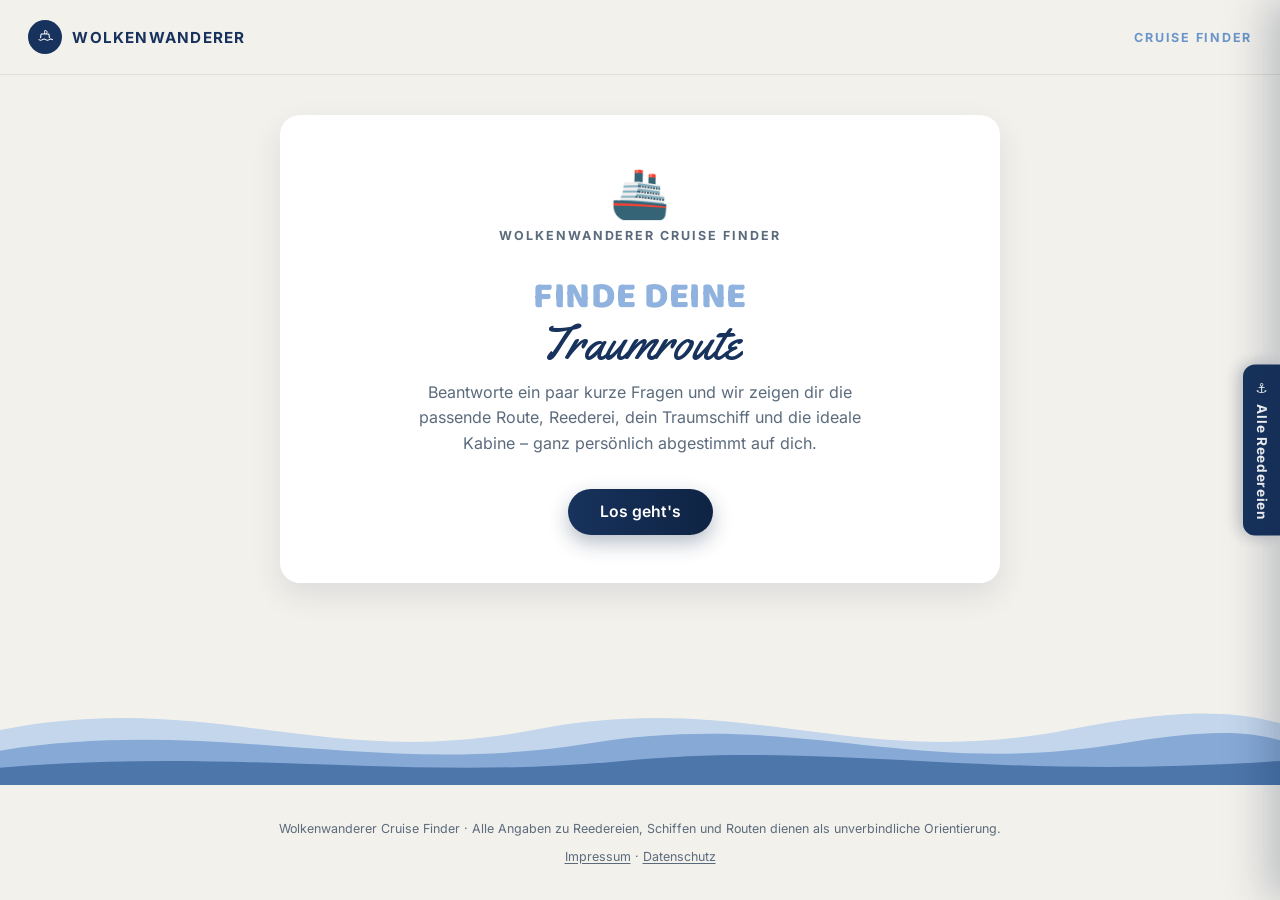
<file: index.html>
<!DOCTYPE html>
<html lang="de">
<head>
<meta charset="UTF-8">
<meta name="viewport" content="width=device-width, initial-scale=1.0">
<title>Cruise Finder – Wolkenwanderer</title>
<meta name="description" content="Finde mit dem Wolkenwanderer Cruise Finder deine perfekte Traumroute, Reederei, Schiff und Kabine.">

<link rel="manifest" href="manifest.json">
<meta name="theme-color" content="#17325c">
<link rel="icon" type="image/svg+xml" href="img/icon.svg">
<link rel="icon" type="image/png" sizes="32x32" href="img/icon-32.png">
<link rel="icon" type="image/png" sizes="16x16" href="img/icon-16.png">
<link rel="apple-touch-icon" sizes="180x180" href="img/icon-180.png">
<meta name="apple-mobile-web-app-capable" content="yes">
<meta name="apple-mobile-web-app-status-bar-style" content="black-translucent">
<meta name="apple-mobile-web-app-title" content="Cruise Finder">

<link rel="stylesheet" href="css/style.css">
</head>
<body>

<header class="site-header">
  <div class="brand">
    <span class="brand-badge" aria-hidden="true">
      <svg viewBox="0 0 24 24" width="18" height="18" fill="none" xmlns="http://www.w3.org/2000/svg">
        <path d="M4 15.5c1.5 1.2 3 1.2 4.5 0 1.5-1.2 3-1.2 4.5 0 1.5 1.2 3 1.2 4.5 0 1.5-1.2 3-1.2 4.5 0" stroke="#fff" stroke-width="1.4" stroke-linecap="round"/>
        <path d="M6 13.5 6.8 8h10.4l.8 5.5" stroke="#fff" stroke-width="1.4" stroke-linejoin="round"/>
        <path d="M11.5 8V3.5h2.2l1.6 2.2-1.6 1v1.3" stroke="#fff" stroke-width="1.2" stroke-linejoin="round"/>
      </svg>
    </span>
    <span class="brand-name">Wolkenwanderer</span>
  </div>
  <span class="brand-tag">Cruise Finder</span>
</header>

<main>
  <div id="quiz-app" class="quiz-app"></div>
</main>

<div class="wave-deco" aria-hidden="true">
  <svg viewBox="0 0 1440 160" preserveAspectRatio="none" xmlns="http://www.w3.org/2000/svg">
    <path d="M0,80 C240,20 360,140 600,80 C840,20 960,140 1200,80 C1320,50 1380,50 1440,70 L1440,160 L0,160 Z" fill="var(--wave-1)"/>
    <path d="M0,110 C240,60 420,150 660,100 C900,50 1020,150 1260,100 C1350,80 1400,80 1440,95 L1440,160 L0,160 Z" fill="var(--wave-2)"/>
    <path d="M0,135 C260,105 460,155 700,125 C940,95 1100,155 1440,125 L1440,160 L0,160 Z" fill="var(--wave-3)"/>
  </svg>
</div>

<footer class="site-footer">
  <p>Wolkenwanderer Cruise Finder · Alle Angaben zu Reedereien, Schiffen und Routen dienen als unverbindliche Orientierung.</p>
  <p class="footer-links"><a href="impressum.html">Impressum</a> · <a href="datenschutz.html">Datenschutz</a></p>
</footer>

<button id="explorer-tab" class="explorer-tab" type="button" aria-haspopup="dialog" aria-controls="explorer-panel">
  <span aria-hidden="true">⚓</span> Alle Reedereien
</button>
<div id="explorer-backdrop" class="explorer-backdrop"></div>
<aside id="explorer-panel" class="explorer-panel" role="dialog" aria-label="Reederei-Übersicht" aria-hidden="true">
  <div class="explorer-header">
    <h3>Reedereien im Überblick</h3>
    <button id="explorer-close" class="explorer-close" type="button" aria-label="Schließen">&times;</button>
  </div>
  <div id="explorer-body" class="explorer-body"></div>
</aside>

<script src="js/data.js"></script>
<script src="js/app.js"></script>
</body>
</html>
</file>
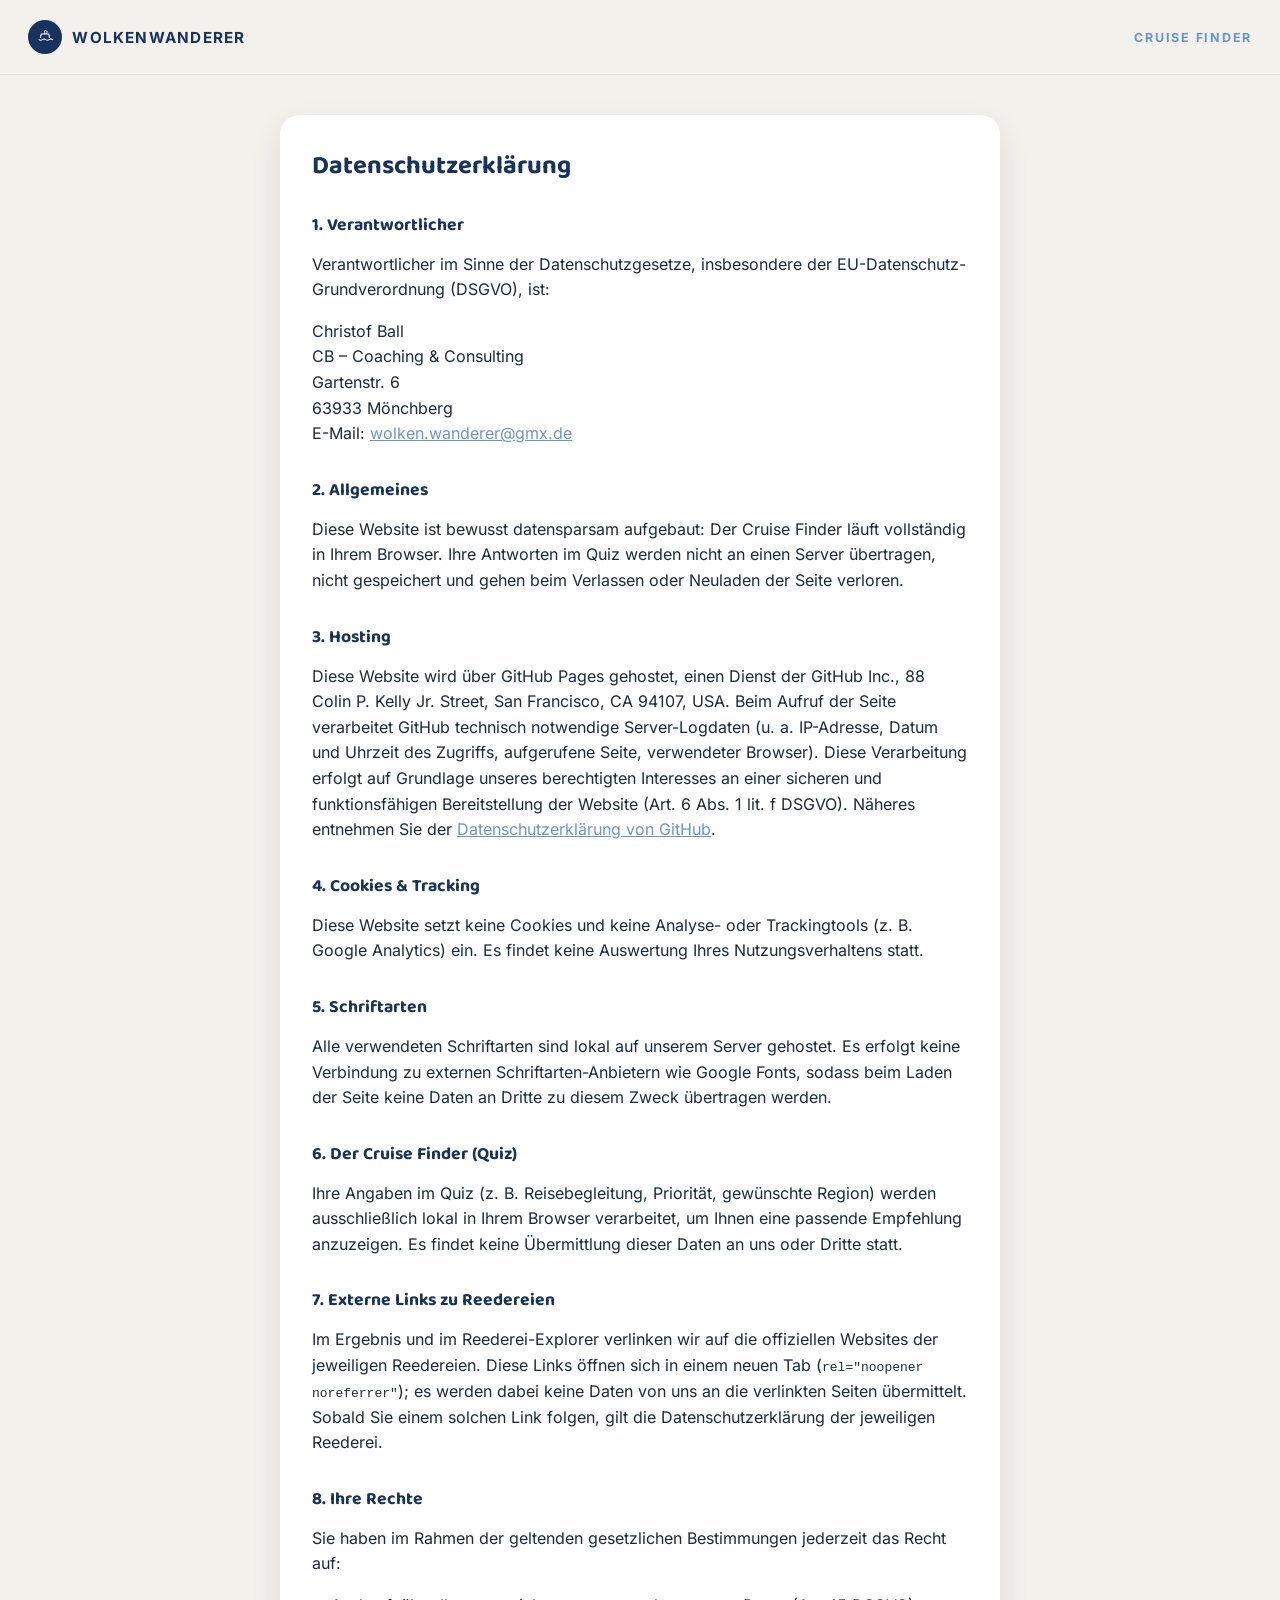
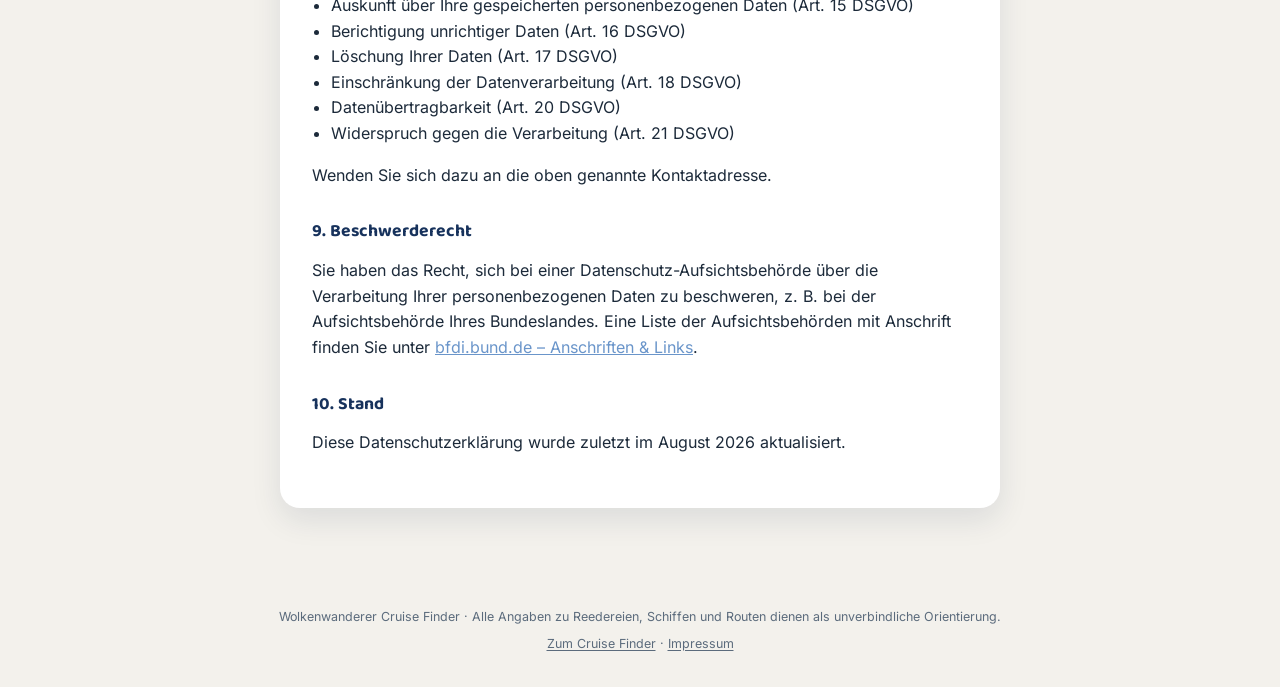
<file: datenschutz.html>
<!DOCTYPE html>
<html lang="de">
<head>
<meta charset="UTF-8">
<meta name="viewport" content="width=device-width, initial-scale=1.0">
<title>Datenschutz – Wolkenwanderer Cruise Finder</title>
<meta name="robots" content="noindex">
<link rel="icon" type="image/svg+xml" href="img/icon.svg">
<link rel="stylesheet" href="css/style.css">
</head>
<body>

<header class="site-header">
  <div class="brand">
    <span class="brand-badge" aria-hidden="true">
      <svg viewBox="0 0 24 24" width="18" height="18" fill="none" xmlns="http://www.w3.org/2000/svg">
        <path d="M4 15.5c1.5 1.2 3 1.2 4.5 0 1.5-1.2 3-1.2 4.5 0 1.5 1.2 3 1.2 4.5 0 1.5-1.2 3-1.2 4.5 0" stroke="#fff" stroke-width="1.4" stroke-linecap="round"/>
        <path d="M6 13.5 6.8 8h10.4l.8 5.5" stroke="#fff" stroke-width="1.4" stroke-linejoin="round"/>
        <path d="M11.5 8V3.5h2.2l1.6 2.2-1.6 1v1.3" stroke="#fff" stroke-width="1.2" stroke-linejoin="round"/>
      </svg>
    </span>
    <span class="brand-name">Wolkenwanderer</span>
  </div>
  <span class="brand-tag">Cruise Finder</span>
</header>

<main>
  <div class="card legal-card">
    <h1>Datenschutzerklärung</h1>

    <h2>1. Verantwortlicher</h2>
    <p>Verantwortlicher im Sinne der Datenschutzgesetze, insbesondere der EU-Datenschutz-Grundverordnung (DSGVO), ist:</p>
    <p>
      Christof Ball<br>
      CB – Coaching &amp; Consulting<br>
      Gartenstr. 6<br>
      63933 Mönchberg<br>
      E-Mail: <a href="mailto:wolken.wanderer@gmx.de">wolken.wanderer@gmx.de</a>
    </p>

    <h2>2. Allgemeines</h2>
    <p>
      Diese Website ist bewusst datensparsam aufgebaut: Der Cruise Finder läuft
      vollständig in Ihrem Browser. Ihre Antworten im Quiz werden nicht an einen
      Server übertragen, nicht gespeichert und gehen beim Verlassen oder
      Neuladen der Seite verloren.
    </p>

    <h2>3. Hosting</h2>
    <p>
      Diese Website wird über GitHub Pages gehostet, einen Dienst der GitHub Inc.,
      88 Colin P. Kelly Jr. Street, San Francisco, CA 94107, USA. Beim Aufruf der
      Seite verarbeitet GitHub technisch notwendige Server-Logdaten (u. a.
      IP-Adresse, Datum und Uhrzeit des Zugriffs, aufgerufene Seite, verwendeter
      Browser). Diese Verarbeitung erfolgt auf Grundlage unseres berechtigten
      Interesses an einer sicheren und funktionsfähigen Bereitstellung der Website
      (Art. 6 Abs. 1 lit. f DSGVO). Näheres entnehmen Sie der
      <a href="https://docs.github.com/de/site-policy/privacy-policies/github-general-privacy-statement" target="_blank" rel="noopener noreferrer">Datenschutzerklärung von GitHub</a>.
    </p>

    <h2>4. Cookies & Tracking</h2>
    <p>
      Diese Website setzt keine Cookies und keine Analyse- oder Trackingtools
      (z. B. Google Analytics) ein. Es findet keine Auswertung Ihres
      Nutzungsverhaltens statt.
    </p>

    <h2>5. Schriftarten</h2>
    <p>
      Alle verwendeten Schriftarten sind lokal auf unserem Server gehostet. Es
      erfolgt keine Verbindung zu externen Schriftarten-Anbietern wie Google
      Fonts, sodass beim Laden der Seite keine Daten an Dritte zu diesem Zweck
      übertragen werden.
    </p>

    <h2>6. Der Cruise Finder (Quiz)</h2>
    <p>
      Ihre Angaben im Quiz (z. B. Reisebegleitung, Priorität, gewünschte Region)
      werden ausschließlich lokal in Ihrem Browser verarbeitet, um Ihnen eine
      passende Empfehlung anzuzeigen. Es findet keine Übermittlung dieser Daten
      an uns oder Dritte statt.
    </p>

    <h2>7. Externe Links zu Reedereien</h2>
    <p>
      Im Ergebnis und im Reederei-Explorer verlinken wir auf die offiziellen
      Websites der jeweiligen Reedereien. Diese Links öffnen sich in einem neuen
      Tab (<code>rel="noopener noreferrer"</code>); es werden dabei keine Daten
      von uns an die verlinkten Seiten übermittelt. Sobald Sie einem solchen Link
      folgen, gilt die Datenschutzerklärung der jeweiligen Reederei.
    </p>

    <h2>8. Ihre Rechte</h2>
    <p>Sie haben im Rahmen der geltenden gesetzlichen Bestimmungen jederzeit das Recht auf:</p>
    <ul>
      <li>Auskunft über Ihre gespeicherten personenbezogenen Daten (Art. 15 DSGVO)</li>
      <li>Berichtigung unrichtiger Daten (Art. 16 DSGVO)</li>
      <li>Löschung Ihrer Daten (Art. 17 DSGVO)</li>
      <li>Einschränkung der Datenverarbeitung (Art. 18 DSGVO)</li>
      <li>Datenübertragbarkeit (Art. 20 DSGVO)</li>
      <li>Widerspruch gegen die Verarbeitung (Art. 21 DSGVO)</li>
    </ul>
    <p>
      Wenden Sie sich dazu an die oben genannte Kontaktadresse.
    </p>

    <h2>9. Beschwerderecht</h2>
    <p>
      Sie haben das Recht, sich bei einer Datenschutz-Aufsichtsbehörde über die
      Verarbeitung Ihrer personenbezogenen Daten zu beschweren, z. B. bei der
      Aufsichtsbehörde Ihres Bundeslandes. Eine Liste der Aufsichtsbehörden mit
      Anschrift finden Sie unter
      <a href="https://www.bfdi.bund.de/DE/Infothek/Anschriften_Links/anschriften_links-node.html" target="_blank" rel="noopener noreferrer">bfdi.bund.de – Anschriften &amp; Links</a>.
    </p>

    <h2>10. Stand</h2>
    <p>Diese Datenschutzerklärung wurde zuletzt im August 2026 aktualisiert.</p>
  </div>
</main>

<footer class="site-footer">
  <p>Wolkenwanderer Cruise Finder · Alle Angaben zu Reedereien, Schiffen und Routen dienen als unverbindliche Orientierung.</p>
  <p class="footer-links"><a href="index.html">Zum Cruise Finder</a> · <a href="impressum.html">Impressum</a></p>
</footer>

</body>
</html>
</file>
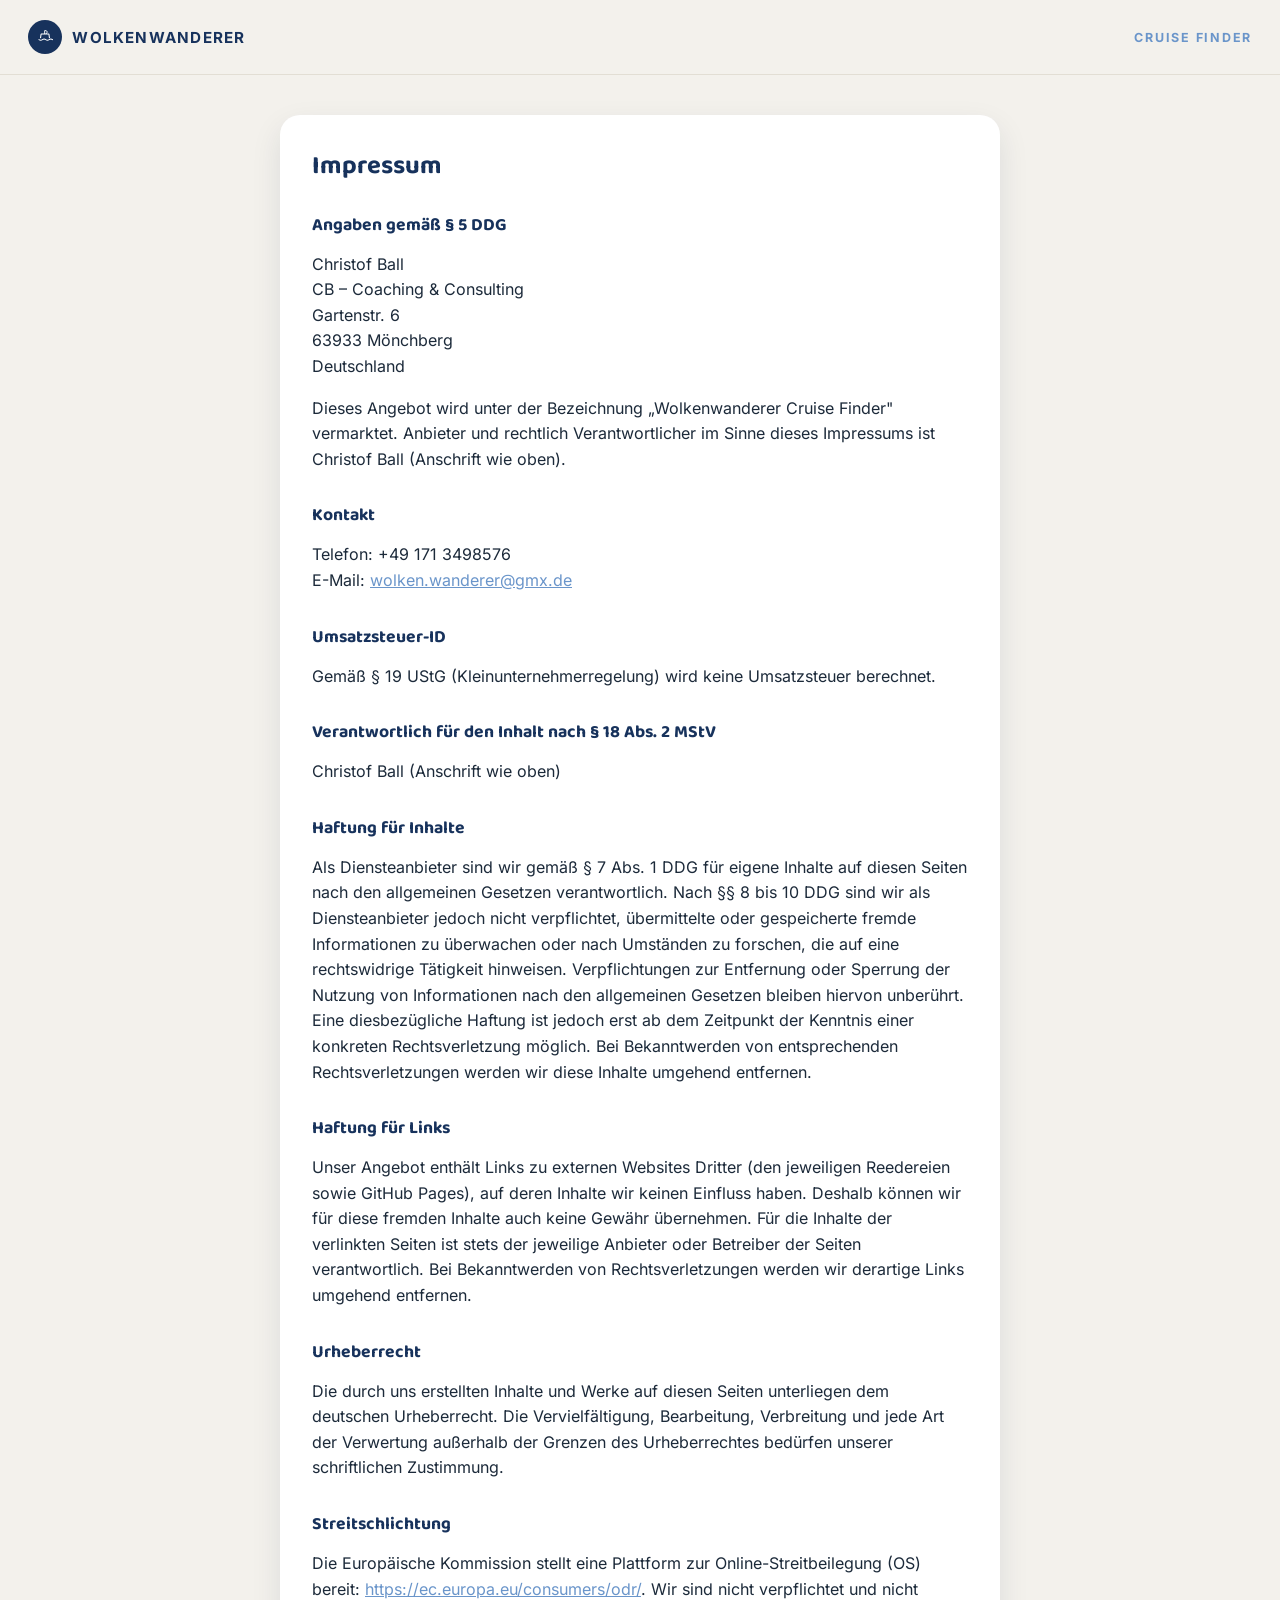
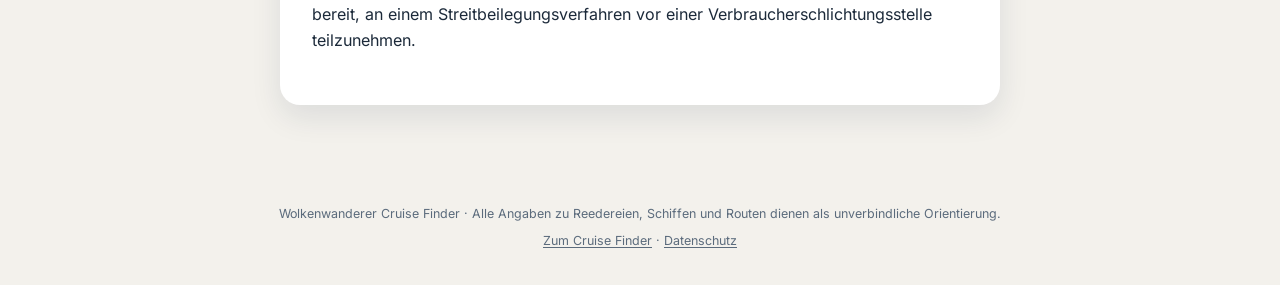
<file: impressum.html>
<!DOCTYPE html>
<html lang="de">
<head>
<meta charset="UTF-8">
<meta name="viewport" content="width=device-width, initial-scale=1.0">
<title>Impressum – Wolkenwanderer Cruise Finder</title>
<meta name="robots" content="noindex">
<link rel="icon" type="image/svg+xml" href="img/icon.svg">
<link rel="stylesheet" href="css/style.css">
</head>
<body>

<header class="site-header">
  <div class="brand">
    <span class="brand-badge" aria-hidden="true">
      <svg viewBox="0 0 24 24" width="18" height="18" fill="none" xmlns="http://www.w3.org/2000/svg">
        <path d="M4 15.5c1.5 1.2 3 1.2 4.5 0 1.5-1.2 3-1.2 4.5 0 1.5 1.2 3 1.2 4.5 0 1.5-1.2 3-1.2 4.5 0" stroke="#fff" stroke-width="1.4" stroke-linecap="round"/>
        <path d="M6 13.5 6.8 8h10.4l.8 5.5" stroke="#fff" stroke-width="1.4" stroke-linejoin="round"/>
        <path d="M11.5 8V3.5h2.2l1.6 2.2-1.6 1v1.3" stroke="#fff" stroke-width="1.2" stroke-linejoin="round"/>
      </svg>
    </span>
    <span class="brand-name">Wolkenwanderer</span>
  </div>
  <span class="brand-tag">Cruise Finder</span>
</header>

<main>
  <div class="card legal-card">
    <h1>Impressum</h1>

    <h2>Angaben gemäß § 5 DDG</h2>
    <p>
      Christof Ball<br>
      CB – Coaching &amp; Consulting<br>
      Gartenstr. 6<br>
      63933 Mönchberg<br>
      Deutschland
    </p>
    <p>
      Dieses Angebot wird unter der Bezeichnung „Wolkenwanderer Cruise Finder" vermarktet.
      Anbieter und rechtlich Verantwortlicher im Sinne dieses Impressums ist Christof Ball
      (Anschrift wie oben).
    </p>

    <h2>Kontakt</h2>
    <p>
      Telefon: +49 171 3498576<br>
      E-Mail: <a href="mailto:wolken.wanderer@gmx.de">wolken.wanderer@gmx.de</a>
    </p>

    <h2>Umsatzsteuer-ID</h2>
    <p>Gemäß § 19 UStG (Kleinunternehmerregelung) wird keine Umsatzsteuer berechnet.</p>

    <h2>Verantwortlich für den Inhalt nach § 18 Abs. 2 MStV</h2>
    <p>Christof Ball (Anschrift wie oben)</p>

    <h2>Haftung für Inhalte</h2>
    <p>Als Diensteanbieter sind wir gemäß § 7 Abs. 1 DDG für eigene Inhalte auf diesen Seiten nach den allgemeinen Gesetzen verantwortlich. Nach §§ 8 bis 10 DDG sind wir als Diensteanbieter jedoch nicht verpflichtet, übermittelte oder gespeicherte fremde Informationen zu überwachen oder nach Umständen zu forschen, die auf eine rechtswidrige Tätigkeit hinweisen. Verpflichtungen zur Entfernung oder Sperrung der Nutzung von Informationen nach den allgemeinen Gesetzen bleiben hiervon unberührt. Eine diesbezügliche Haftung ist jedoch erst ab dem Zeitpunkt der Kenntnis einer konkreten Rechtsverletzung möglich. Bei Bekanntwerden von entsprechenden Rechtsverletzungen werden wir diese Inhalte umgehend entfernen.</p>

    <h2>Haftung für Links</h2>
    <p>Unser Angebot enthält Links zu externen Websites Dritter (den jeweiligen Reedereien sowie GitHub Pages), auf deren Inhalte wir keinen Einfluss haben. Deshalb können wir für diese fremden Inhalte auch keine Gewähr übernehmen. Für die Inhalte der verlinkten Seiten ist stets der jeweilige Anbieter oder Betreiber der Seiten verantwortlich. Bei Bekanntwerden von Rechtsverletzungen werden wir derartige Links umgehend entfernen.</p>

    <h2>Urheberrecht</h2>
    <p>Die durch uns erstellten Inhalte und Werke auf diesen Seiten unterliegen dem deutschen Urheberrecht. Die Vervielfältigung, Bearbeitung, Verbreitung und jede Art der Verwertung außerhalb der Grenzen des Urheberrechtes bedürfen unserer schriftlichen Zustimmung.</p>

    <h2>Streitschlichtung</h2>
    <p>
      Die Europäische Kommission stellt eine Plattform zur Online-Streitbeilegung (OS)
      bereit: <a href="https://ec.europa.eu/consumers/odr/" target="_blank" rel="noopener noreferrer">https://ec.europa.eu/consumers/odr/</a>.
      Wir sind nicht verpflichtet und nicht bereit, an einem Streitbeilegungsverfahren
      vor einer Verbraucherschlichtungsstelle teilzunehmen.
    </p>
  </div>
</main>

<footer class="site-footer">
  <p>Wolkenwanderer Cruise Finder · Alle Angaben zu Reedereien, Schiffen und Routen dienen als unverbindliche Orientierung.</p>
  <p class="footer-links"><a href="index.html">Zum Cruise Finder</a> · <a href="datenschutz.html">Datenschutz</a></p>
</footer>

</body>
</html>
</file>
<file: css/style.css>
/* Lokal gehostete Schriftarten (kein Drittanbieter-Aufruf an Google Fonts) */
@font-face {
  font-family: "Inter";
  src: url("fonts/inter-variable.woff2") format("woff2");
  font-weight: 400 700;
  font-style: normal;
  font-display: swap;
}

@font-face {
  font-family: "Baloo 2";
  src: url("fonts/baloo2-variable.woff2") format("woff2");
  font-weight: 500 800;
  font-style: normal;
  font-display: swap;
}

@font-face {
  font-family: "Yellowtail";
  src: url("fonts/yellowtail.woff2") format("woff2");
  font-weight: 400;
  font-style: normal;
  font-display: swap;
}

:root {
  --navy: #17325c;
  --navy-deep: #0f2444;
  --sky: #8fb2df;
  --sky-deep: #6a95ca;
  --peach: #e8a37e;
  --cream: #f3f1ec;
  --white: #ffffff;
  --ink: #1c2a3a;
  --ink-soft: #5b6b7c;
  --border: #e2ded4;
  --wave-1: #c3d6ec;
  --wave-2: #86a9d6;
  --wave-3: #4d76ab;
  --shadow: 0 12px 30px rgba(15, 36, 68, 0.10);
  --radius: 20px;
  --font-display: "Baloo 2", "Inter", system-ui, sans-serif;
  --font-script: "Yellowtail", cursive;
  --font-body: "Inter", system-ui, -apple-system, sans-serif;
}

* { box-sizing: border-box; }

html, body {
  margin: 0;
  padding: 0;
  background: var(--cream);
  color: var(--ink);
  font-family: var(--font-body);
  -webkit-font-smoothing: antialiased;
}

body {
  position: relative;
  min-height: 100vh;
  display: flex;
  flex-direction: column;
  overflow-x: hidden;
}

/* ---------- Header / Footer ---------- */

.site-header {
  display: flex;
  align-items: center;
  justify-content: space-between;
  padding: 1.25rem 1.75rem;
  background: var(--cream);
  border-bottom: 1px solid var(--border);
  position: relative;
  z-index: 2;
}

.brand {
  display: flex;
  align-items: center;
  gap: 0.65rem;
}

.brand-badge {
  display: flex;
  align-items: center;
  justify-content: center;
  width: 34px;
  height: 34px;
  border-radius: 50%;
  background: var(--navy);
  flex-shrink: 0;
}

.brand-name {
  font-family: var(--font-body);
  font-weight: 700;
  font-size: 0.95rem;
  letter-spacing: 0.08em;
  text-transform: uppercase;
  color: var(--navy);
}

.brand-tag {
  font-size: 0.78rem;
  text-transform: uppercase;
  letter-spacing: 0.14em;
  color: var(--sky-deep);
  font-weight: 700;
}

main {
  flex: 1;
  display: flex;
  justify-content: center;
  padding: 2.5rem 1.25rem 4rem;
  position: relative;
  z-index: 2;
}

.site-footer {
  text-align: center;
  font-size: 0.78rem;
  color: var(--ink-soft);
  padding: 1.5rem;
  position: relative;
  z-index: 2;
}

.site-footer .footer-links { margin-top: 0.5rem; }

.footer-links a {
  color: var(--ink-soft);
  text-decoration: underline;
  text-underline-offset: 2px;
}

.footer-links a:hover { color: var(--navy); }

/* ---------- Rechtstexte (Impressum/Datenschutz) ---------- */

.legal-card { max-width: 720px; margin: 0 auto; text-align: left; }
.legal-card h1 { font-size: 1.6rem; }
.legal-card h2 { font-size: 1.1rem; margin-top: 2rem; }
.legal-card p, .legal-card li { color: var(--ink); line-height: 1.6; }
.legal-card ul { padding-left: 1.2rem; }
.legal-card a { color: var(--sky-deep); }

/* ---------- Wave decoration ---------- */

.wave-deco {
  position: relative;
  width: 100%;
  line-height: 0;
  margin-top: -1.5rem;
  pointer-events: none;
  z-index: 1;
}

.wave-deco svg { width: 100%; height: 110px; display: block; }

/* ---------- Quiz shell ---------- */

.quiz-app {
  width: 100%;
  max-width: 720px;
}

.progress {
  height: 6px;
  background: var(--border);
  border-radius: 999px;
  overflow: hidden;
  margin-bottom: 1.75rem;
}

.progress-bar {
  height: 100%;
  background: linear-gradient(90deg, var(--sky), var(--navy));
  border-radius: 999px;
  transition: width 0.35s ease;
}

.card {
  background: var(--white);
  border-radius: var(--radius);
  box-shadow: var(--shadow);
  padding: 2.25rem 2rem;
  animation: fadeIn 0.35s ease;
}

@keyframes fadeIn {
  from { opacity: 0; transform: translateY(8px); }
  to { opacity: 1; transform: translateY(0); }
}

h1, h2, h3, h4 {
  font-family: var(--font-display);
  color: var(--navy);
  margin: 0 0 0.5rem;
  font-weight: 700;
}

h1 { font-size: 1.9rem; line-height: 1.2; }
h2 { font-size: 1.55rem; line-height: 1.25; }

.subtitle {
  color: var(--ink-soft);
  margin: 0 0 1.75rem;
  font-size: 1rem;
}

.eyebrow {
  font-family: var(--font-body);
  font-size: 0.78rem;
  font-weight: 700;
  text-transform: uppercase;
  letter-spacing: 0.16em;
  color: var(--sky-deep);
  margin: 0.5rem 0 0.25rem;
}

.hero-title { margin: 0 0 0.75rem; }

.hero-caps {
  display: block;
  font-family: var(--font-display);
  font-weight: 800;
  text-transform: uppercase;
  color: var(--sky);
  font-size: 2.3rem;
  line-height: 1.05;
  letter-spacing: 0.01em;
}

.hero-script {
  display: block;
  font-family: var(--font-script);
  font-weight: 400;
  color: var(--navy);
  font-size: 3.1rem;
  line-height: 1;
  margin-top: 0.1rem;
}

/* ---------- Start screen ---------- */

.start-card { text-align: center; padding: 3rem 2rem; }
.start-emoji { font-size: 3rem; margin-bottom: 0.25rem; }
.start-card p {
  color: var(--ink-soft);
  max-width: 480px;
  margin: 0 auto 2rem;
  line-height: 1.6;
}

/* ---------- Buttons ---------- */

.btn {
  display: inline-block;
  border: none;
  border-radius: 999px;
  padding: 0.85rem 2rem;
  font-family: var(--font-body);
  font-weight: 600;
  font-size: 0.98rem;
  cursor: pointer;
  text-decoration: none;
  transition: transform 0.15s ease, box-shadow 0.15s ease;
}

.btn-primary {
  background: linear-gradient(90deg, var(--navy), var(--navy-deep));
  color: var(--white);
  box-shadow: 0 8px 20px rgba(15, 36, 68, 0.3);
}

.btn-primary:hover { transform: translateY(-2px); box-shadow: 0 12px 24px rgba(15, 36, 68, 0.35); }

.btn-ghost {
  background: transparent;
  color: var(--ink-soft);
  padding: 0.85rem 1.25rem;
}

.btn-ghost:hover { color: var(--navy); }

/* ---------- Options grid ---------- */

.options-grid {
  display: grid;
  grid-template-columns: repeat(2, 1fr);
  gap: 0.9rem;
  margin-bottom: 1.5rem;
}

.option-card {
  display: flex;
  flex-direction: column;
  align-items: flex-start;
  gap: 0.3rem;
  text-align: left;
  background: var(--cream);
  border: 2px solid transparent;
  border-radius: 14px;
  padding: 1.1rem 1.1rem;
  cursor: pointer;
  font-family: var(--font-body);
  transition: border-color 0.15s ease, transform 0.15s ease, background 0.15s ease;
}

.option-card:hover { border-color: var(--sky); transform: translateY(-2px); }

.option-card.selected {
  border-color: var(--navy);
  background: #e9eff8;
}

.option-emoji { font-size: 1.6rem; }

.option-label {
  font-weight: 600;
  color: var(--navy);
  font-size: 1.02rem;
}

.option-desc {
  color: var(--ink-soft);
  font-size: 0.85rem;
  line-height: 1.35;
}

.nav-row {
  display: flex;
  justify-content: flex-start;
}

/* ---------- Result ---------- */

.result-card { text-align: center; }

.result-emoji { font-size: 2.75rem; }

.result-tag {
  display: inline-block;
  background: var(--peach);
  color: var(--navy-deep);
  font-weight: 700;
  font-size: 0.72rem;
  text-transform: uppercase;
  letter-spacing: 0.1em;
  padding: 0.3rem 0.75rem;
  border-radius: 999px;
  margin: 0.5rem 0 0.75rem;
}

.result-region-line {
  font-weight: 600;
  color: var(--navy);
  font-size: 1.05rem;
  margin: 0.25rem 0 1rem;
}

.result-summary {
  color: var(--ink-soft);
  max-width: 520px;
  margin: 0 auto 1.75rem;
  line-height: 1.6;
}

.result-details {
  display: grid;
  grid-template-columns: repeat(2, 1fr);
  gap: 1rem;
  text-align: left;
  margin-bottom: 1.5rem;
}

.detail-block {
  display: flex;
  gap: 0.75rem;
  background: var(--cream);
  border-radius: 14px;
  padding: 1.1rem;
}

.detail-block h3 { font-size: 1.02rem; margin-bottom: 0.2rem; }
.detail-block p { margin: 0; color: var(--ink-soft); font-size: 0.88rem; line-height: 1.45; }
.detail-emoji { font-size: 1.5rem; }

.alternatives { text-align: left; margin-bottom: 1.75rem; }
.alternatives h4 {
  font-family: var(--font-body);
  font-size: 0.82rem;
  font-weight: 700;
  color: var(--ink-soft);
  text-transform: uppercase;
  letter-spacing: 0.1em;
  margin-bottom: 0.75rem;
}

.alt-grid {
  display: grid;
  grid-template-columns: repeat(2, 1fr);
  gap: 0.75rem;
}

.alt-card {
  display: flex;
  flex-direction: column;
  gap: 0.2rem;
  background: var(--white);
  border: 1px solid var(--border);
  border-radius: 12px;
  padding: 0.85rem 1rem;
  text-decoration: none;
  transition: border-color 0.15s ease, transform 0.15s ease;
}

.alt-card:hover { border-color: var(--sky); transform: translateY(-2px); }
.alt-card strong { color: var(--navy); font-size: 0.92rem; }
.alt-card span { color: var(--ink-soft); font-size: 0.8rem; }

.result-actions {
  display: flex;
  flex-direction: column;
  align-items: center;
  gap: 0.75rem;
}

/* ---------- Reederei-Explorer ---------- */

.explorer-tab {
  position: fixed;
  top: 50%;
  right: 0;
  transform: translateY(-50%);
  z-index: 40;
  display: flex;
  align-items: center;
  gap: 0.45rem;
  background: var(--navy);
  color: var(--white);
  border: none;
  padding: 1rem 0.65rem;
  border-radius: 12px 0 0 12px;
  writing-mode: vertical-rl;
  text-orientation: mixed;
  font-family: var(--font-body);
  font-weight: 700;
  font-size: 0.85rem;
  letter-spacing: 0.05em;
  cursor: pointer;
  box-shadow: -4px 0 16px rgba(15, 36, 68, 0.25);
  transition: padding 0.15s ease, background 0.15s ease;
}

.explorer-tab:hover { background: var(--navy-deep); padding-right: 0.95rem; }

.explorer-backdrop {
  position: fixed;
  inset: 0;
  background: rgba(15, 36, 68, 0.35);
  z-index: 45;
  opacity: 0;
  pointer-events: none;
  transition: opacity 0.25s ease;
}

.explorer-backdrop.open { opacity: 1; pointer-events: auto; }

.explorer-panel {
  position: fixed;
  top: 0;
  right: 0;
  height: 100vh;
  width: min(460px, 100vw);
  background: var(--cream);
  box-shadow: -12px 0 40px rgba(15, 36, 68, 0.25);
  z-index: 50;
  transform: translateX(100%);
  transition: transform 0.3s ease;
  display: flex;
  flex-direction: column;
  overflow-y: auto;
}

.explorer-panel.open { transform: translateX(0); }

.explorer-header {
  display: flex;
  align-items: center;
  justify-content: space-between;
  padding: 1.25rem 1.5rem;
  border-bottom: 1px solid var(--border);
  background: var(--white);
  position: sticky;
  top: 0;
  z-index: 2;
}

.explorer-header h3 {
  margin: 0;
  font-size: 1.1rem;
}

.explorer-close {
  background: none;
  border: none;
  font-size: 1.6rem;
  line-height: 1;
  cursor: pointer;
  color: var(--ink-soft);
}

.explorer-close:hover { color: var(--navy); }

.explorer-body { padding: 1.25rem 1.5rem 2.5rem; flex: 1; }

.explorer-intro {
  color: var(--ink-soft);
  font-size: 0.9rem;
  line-height: 1.5;
  margin: 0 0 1.25rem;
}

.explorer-list-item {
  display: flex;
  align-items: flex-start;
  gap: 0.85rem;
  width: 100%;
  text-align: left;
  background: var(--white);
  border: 1px solid var(--border);
  border-radius: 14px;
  padding: 1rem 1.1rem;
  margin-bottom: 0.75rem;
  cursor: pointer;
  font-family: var(--font-body);
  transition: border-color 0.15s ease, transform 0.15s ease, box-shadow 0.15s ease;
}

.explorer-list-item:hover { border-color: var(--sky); transform: translateY(-2px); box-shadow: 0 6px 16px rgba(15, 36, 68, 0.1); }
.explorer-list-text { display: flex; flex-direction: column; min-width: 0; }
.explorer-list-item strong { display: block; color: var(--navy); font-size: 1rem; margin-bottom: 0.15rem; }
.explorer-list-item .tagline { display: block; color: var(--ink-soft); font-size: 0.85rem; margin-bottom: 0.55rem; }

.explorer-avatar {
  flex-shrink: 0;
  width: 40px;
  height: 40px;
  border-radius: 50%;
  display: flex;
  align-items: center;
  justify-content: center;
  font-size: 1.15rem;
  box-shadow: 0 3px 8px rgba(15, 36, 68, 0.2);
}

.explorer-avatar-lg {
  width: 56px;
  height: 56px;
  font-size: 1.6rem;
  margin-bottom: 0.75rem;
}

.explorer-badges { display: flex; gap: 0.4rem; flex-wrap: wrap; }

.explorer-badge {
  font-size: 0.68rem;
  font-weight: 700;
  text-transform: uppercase;
  letter-spacing: 0.05em;
  padding: 0.25rem 0.6rem;
  border-radius: 999px;
  background: var(--cream);
  color: var(--navy-deep);
  border: 1px solid var(--border);
  white-space: nowrap;
}

.explorer-badge-budget {
  background: #f1e9d8;
  color: #8a6a1f;
  border-color: #e3d3ab;
}

.explorer-back {
  display: inline-flex;
  align-items: center;
  gap: 0.3rem;
  background: none;
  border: none;
  color: var(--sky-deep);
  font-weight: 700;
  font-size: 0.88rem;
  cursor: pointer;
  padding: 0;
  margin-bottom: 1.1rem;
}

.explorer-back:hover { color: var(--navy); }

.explorer-detail h2 { margin-bottom: 0.15rem; }
.explorer-detail .tagline { color: var(--ink-soft); margin-bottom: 1.25rem; }

.explorer-section { margin-bottom: 1.5rem; }

.explorer-section h4 {
  font-family: var(--font-body);
  font-size: 0.76rem;
  font-weight: 700;
  text-transform: uppercase;
  letter-spacing: 0.1em;
  color: var(--ink-soft);
  margin-bottom: 0.65rem;
}

.explorer-section p { color: var(--ink); line-height: 1.55; margin: 0; }

.explorer-basics {
  display: grid;
  grid-template-columns: repeat(3, 1fr);
  gap: 0.75rem;
}

.explorer-basics div {
  background: var(--white);
  border: 1px solid var(--border);
  border-radius: 12px;
  padding: 0.65rem 0.7rem;
}

.explorer-basics span {
  display: block;
  font-size: 0.68rem;
  text-transform: uppercase;
  letter-spacing: 0.06em;
  color: var(--ink-soft);
  margin-bottom: 0.2rem;
}

.explorer-basics strong { display: block; color: var(--navy); font-size: 0.85rem; line-height: 1.3; }

.explorer-highlights {
  margin: 0;
  padding: 0;
  list-style: none;
  display: flex;
  flex-direction: column;
  gap: 0.55rem;
}

.explorer-highlights li {
  position: relative;
  padding-left: 1.4rem;
  color: var(--ink);
  font-size: 0.9rem;
  line-height: 1.45;
}

.explorer-highlights li::before {
  content: '✓';
  position: absolute;
  left: 0;
  top: 0;
  color: var(--sky-deep);
  font-weight: 700;
}

.explorer-fleet {
  display: flex;
  flex-wrap: wrap;
  gap: 0.5rem;
}

.fleet-chip {
  background: var(--white);
  border: 1px solid var(--border);
  border-radius: 999px;
  padding: 0.35rem 0.75rem;
  font-size: 0.82rem;
  color: var(--navy);
}

.route-item {
  display: flex;
  gap: 0.65rem;
  padding: 0.65rem 0;
  border-bottom: 1px solid var(--border);
}

.route-item:last-child { border-bottom: none; }
.route-emoji { font-size: 1.3rem; }
.route-item strong { display: block; color: var(--navy); font-size: 0.92rem; }
.route-item p { margin: 0.15rem 0 0; color: var(--ink-soft); font-size: 0.82rem; line-height: 1.4; }

/* ---------- Responsive ---------- */

@media (max-width: 560px) {
  .card { padding: 1.75rem 1.35rem; }
  .options-grid, .result-details, .alt-grid { grid-template-columns: 1fr; }
  h1 { font-size: 1.6rem; }
  h2 { font-size: 1.3rem; }
  .hero-caps { font-size: 1.8rem; }
  .hero-script { font-size: 2.4rem; }
  .wave-deco svg { height: 70px; }
  .explorer-tab { font-size: 0.78rem; padding: 0.8rem 0.5rem; }
  .explorer-panel { width: 100vw; }
  .explorer-body { padding: 1rem 1.1rem 2rem; }
  .explorer-basics { grid-template-columns: 1fr; }
}
</file>
